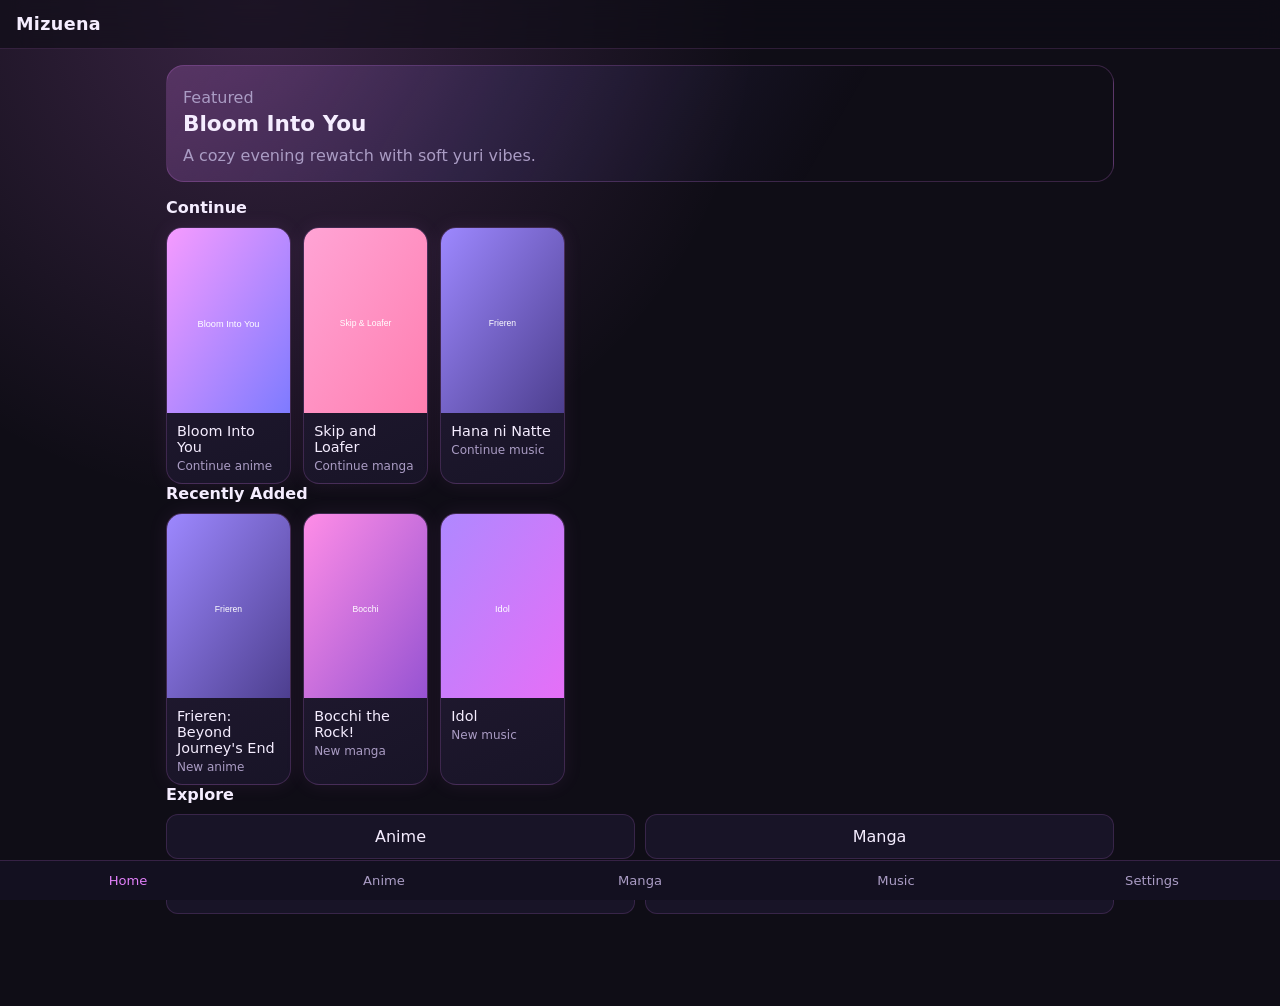
<file: site/index.html>
<!doctype html>
<html lang="en" data-theme="dark">
<head>
  <meta charset="UTF-8" />
  <meta name="viewport" content="width=device-width, initial-scale=1.0" />
  <title>Mizuena • Home</title>
  <link rel="stylesheet" href="css/base.css" />
  <link rel="stylesheet" href="css/components.css" />
  <link rel="stylesheet" href="css/pages.css" />
</head>
<body data-page="home">
  <header class="topbar">
    <h1 class="logo">Mizuena</h1>
  </header>
  <main class="page">
    <section id="featured-banner" aria-label="Featured"></section>
    <section>
      <h2>Continue</h2>
      <div id="continue-grid" class="card-grid"></div>
    </section>
    <section>
      <h2>Recently Added</h2>
      <div id="recent-grid" class="card-grid"></div>
    </section>
    <section>
      <h2>Explore</h2>
      <div id="shortcuts" class="shortcut-grid"></div>
    </section>
  </main>
  <nav class="bottom-nav" aria-label="Main">
    <a href="index.html" class="active">Home</a>
    <a href="anime.html">Anime</a>
    <a href="manga.html">Manga</a>
    <a href="music.html">Music</a>
    <a href="settings.html">Settings</a>
  </nav>
  <script type="module" src="js/main.js"></script>
</body>
</html>
</file>
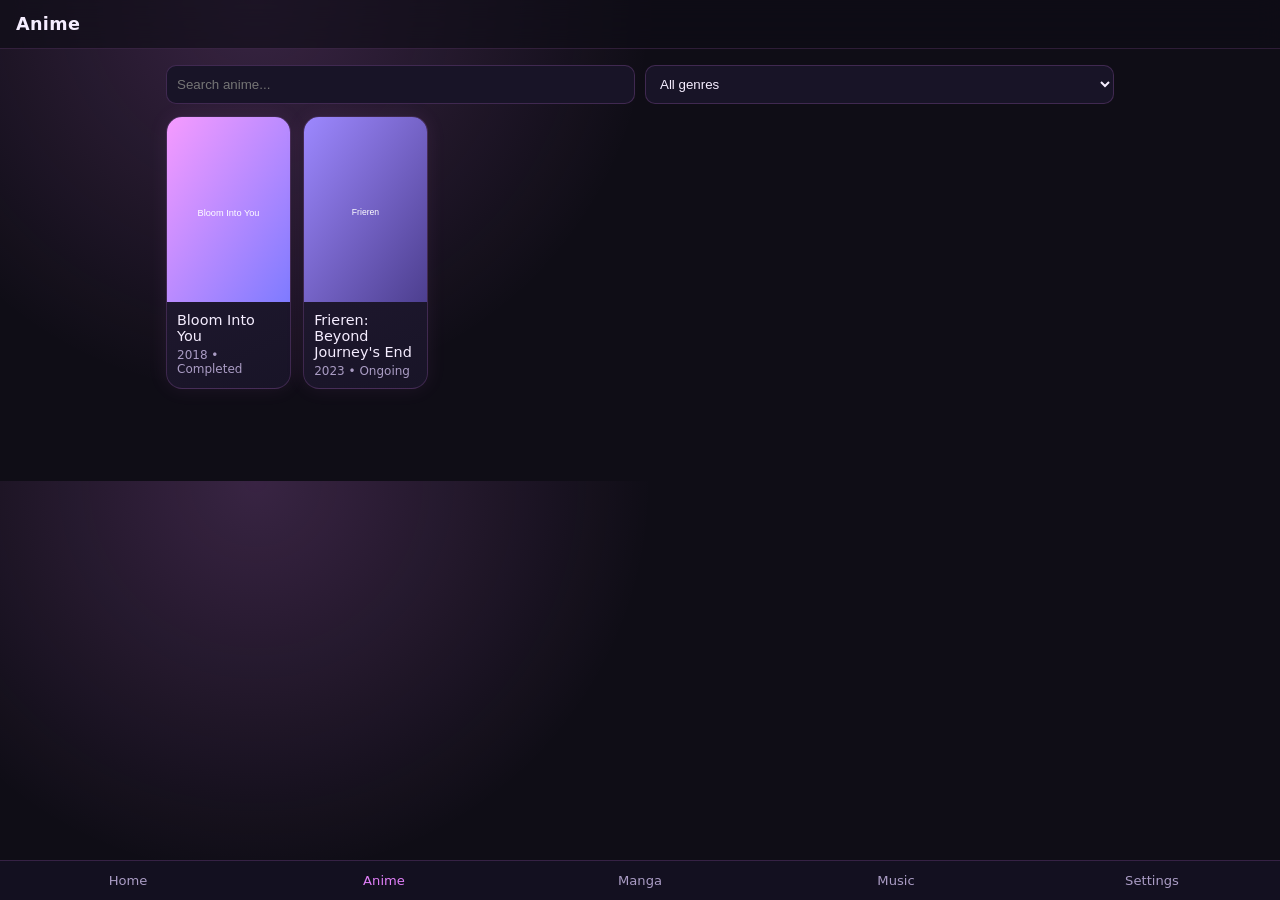
<file: site/anime.html>
<!doctype html>
<html lang="en" data-theme="dark">
<head>
  <meta charset="UTF-8" />
  <meta name="viewport" content="width=device-width, initial-scale=1.0" />
  <title>Mizuena • Anime</title>
  <link rel="stylesheet" href="css/base.css" />
  <link rel="stylesheet" href="css/components.css" />
  <link rel="stylesheet" href="css/pages.css" />
</head>
<body data-page="anime">
  <header class="topbar">
    <h1 class="logo">Anime</h1>
  </header>
  <main class="page">
    <div class="toolbar">
      <input id="anime-search" type="search" placeholder="Search anime..." aria-label="Search anime" />
      <select id="anime-filter" aria-label="Filter by genre">
        <option value="all">All genres</option>
      </select>
    </div>
    <section>
      <div id="anime-grid" class="card-grid"></div>
    </section>
  </main>
  <nav class="bottom-nav" aria-label="Main">
    <a href="index.html">Home</a>
    <a href="anime.html" class="active">Anime</a>
    <a href="manga.html">Manga</a>
    <a href="music.html">Music</a>
    <a href="settings.html">Settings</a>
  </nav>
  <script type="module" src="js/main.js"></script>
</body>
</html>
</file>
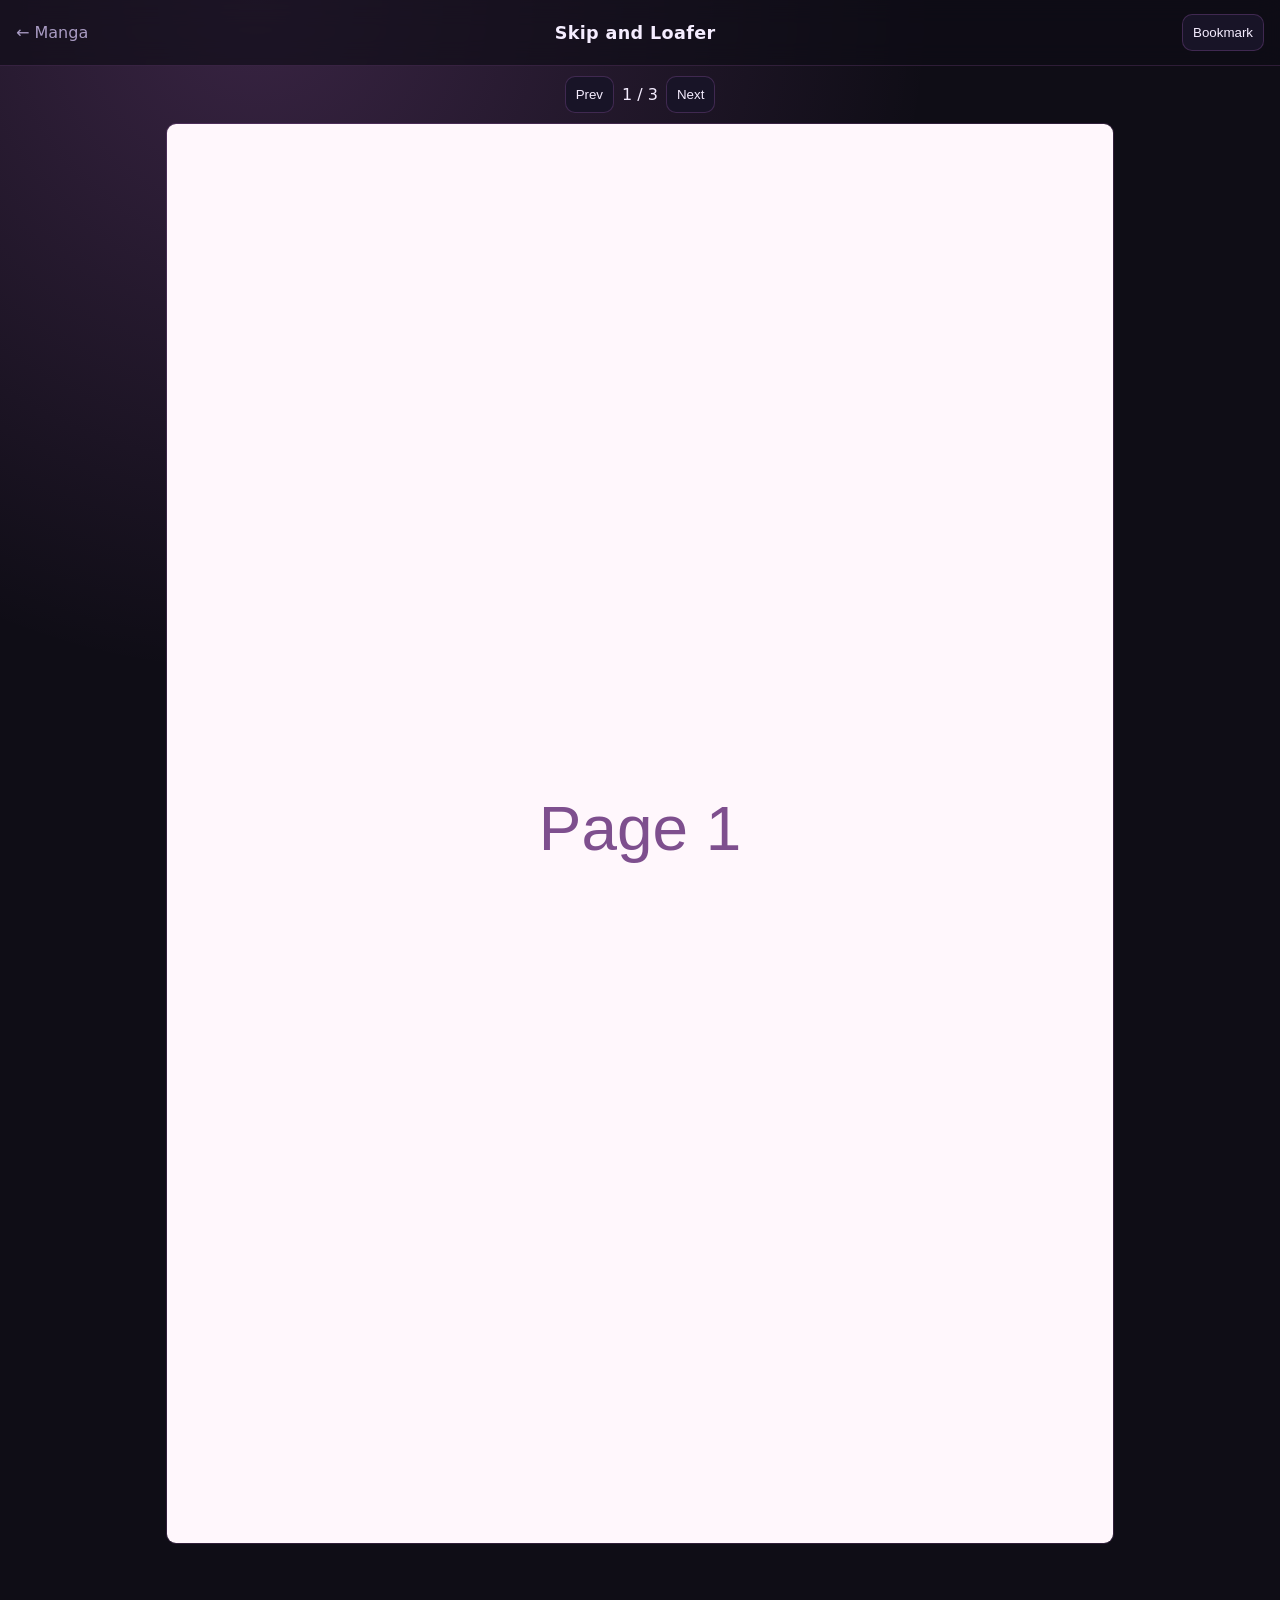
<file: site/manga-reader.html>
<!doctype html>
<html lang="en" data-theme="dark">
<head>
  <meta charset="UTF-8" />
  <meta name="viewport" content="width=device-width, initial-scale=1.0" />
  <title>Mizuena • Reader</title>
  <link rel="stylesheet" href="css/base.css" />
  <link rel="stylesheet" href="css/components.css" />
  <link rel="stylesheet" href="css/pages.css" />
</head>
<body data-page="manga-reader">
  <header class="topbar">
    <a class="back-link" href="manga.html">← Manga</a>
    <h1 class="logo" id="reader-title">Reader</h1>
    <button id="bookmark-btn" class="btn">Bookmark</button>
  </header>
  <main class="page reader-page">
    <div class="reader-controls">
      <button id="prev-page" class="btn">Prev</button>
      <span id="page-counter">0 / 0</span>
      <button id="next-page" class="btn">Next</button>
    </div>
    <section id="reader-content" class="reader-content" aria-label="Manga pages"></section>
  </main>
  <script type="module" src="js/main.js"></script>
</body>
</html>
</file>
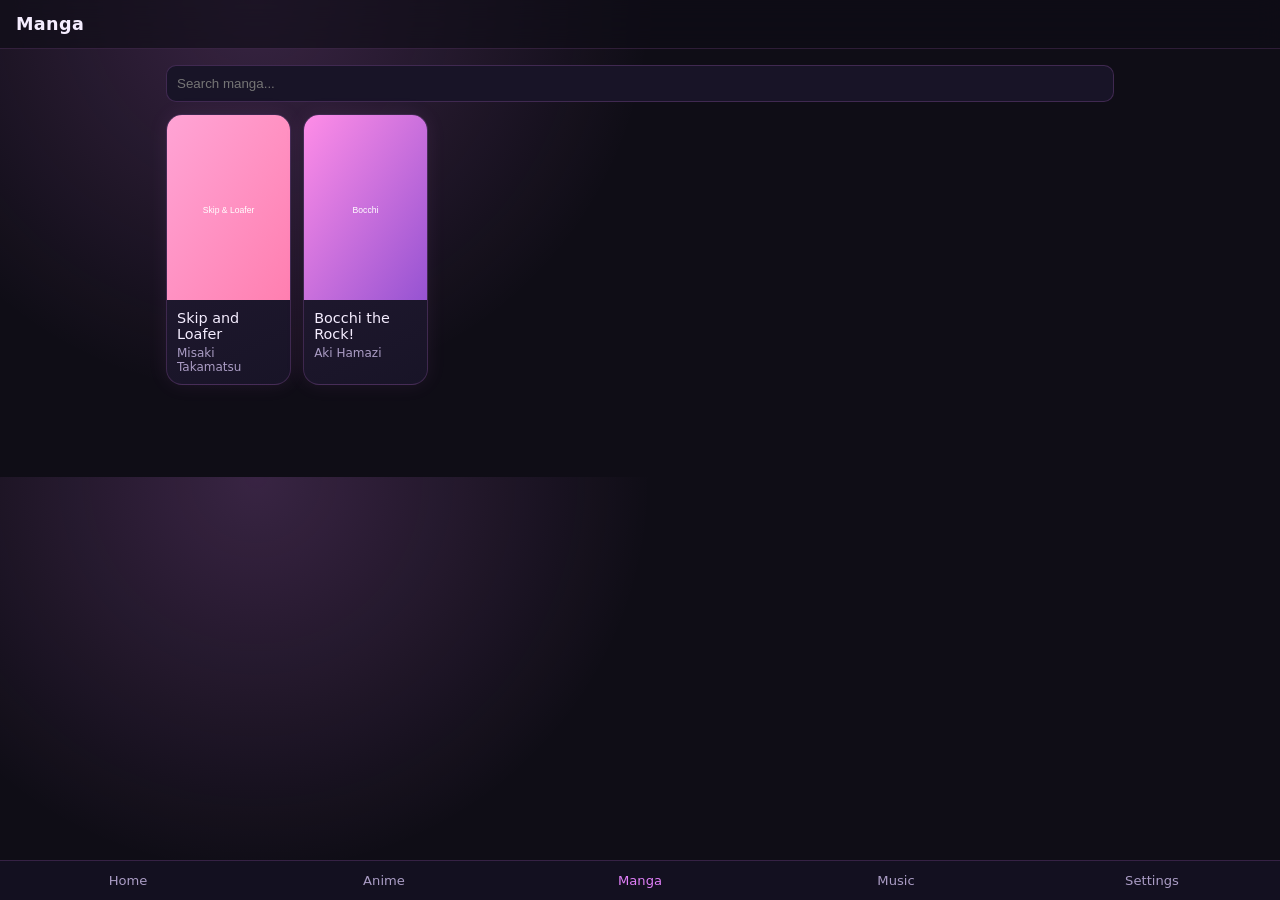
<file: site/manga.html>
<!doctype html>
<html lang="en" data-theme="dark">
<head>
  <meta charset="UTF-8" />
  <meta name="viewport" content="width=device-width, initial-scale=1.0" />
  <title>Mizuena • Manga</title>
  <link rel="stylesheet" href="css/base.css" />
  <link rel="stylesheet" href="css/components.css" />
  <link rel="stylesheet" href="css/pages.css" />
</head>
<body data-page="manga">
  <header class="topbar">
    <h1 class="logo">Manga</h1>
  </header>
  <main class="page">
    <div class="toolbar">
      <input id="manga-search" type="search" placeholder="Search manga..." aria-label="Search manga" />
    </div>
    <section>
      <div id="manga-grid" class="card-grid"></div>
    </section>
  </main>
  <nav class="bottom-nav" aria-label="Main">
    <a href="index.html">Home</a>
    <a href="anime.html">Anime</a>
    <a href="manga.html" class="active">Manga</a>
    <a href="music.html">Music</a>
    <a href="settings.html">Settings</a>
  </nav>
  <script type="module" src="js/main.js"></script>
</body>
</html>
</file>
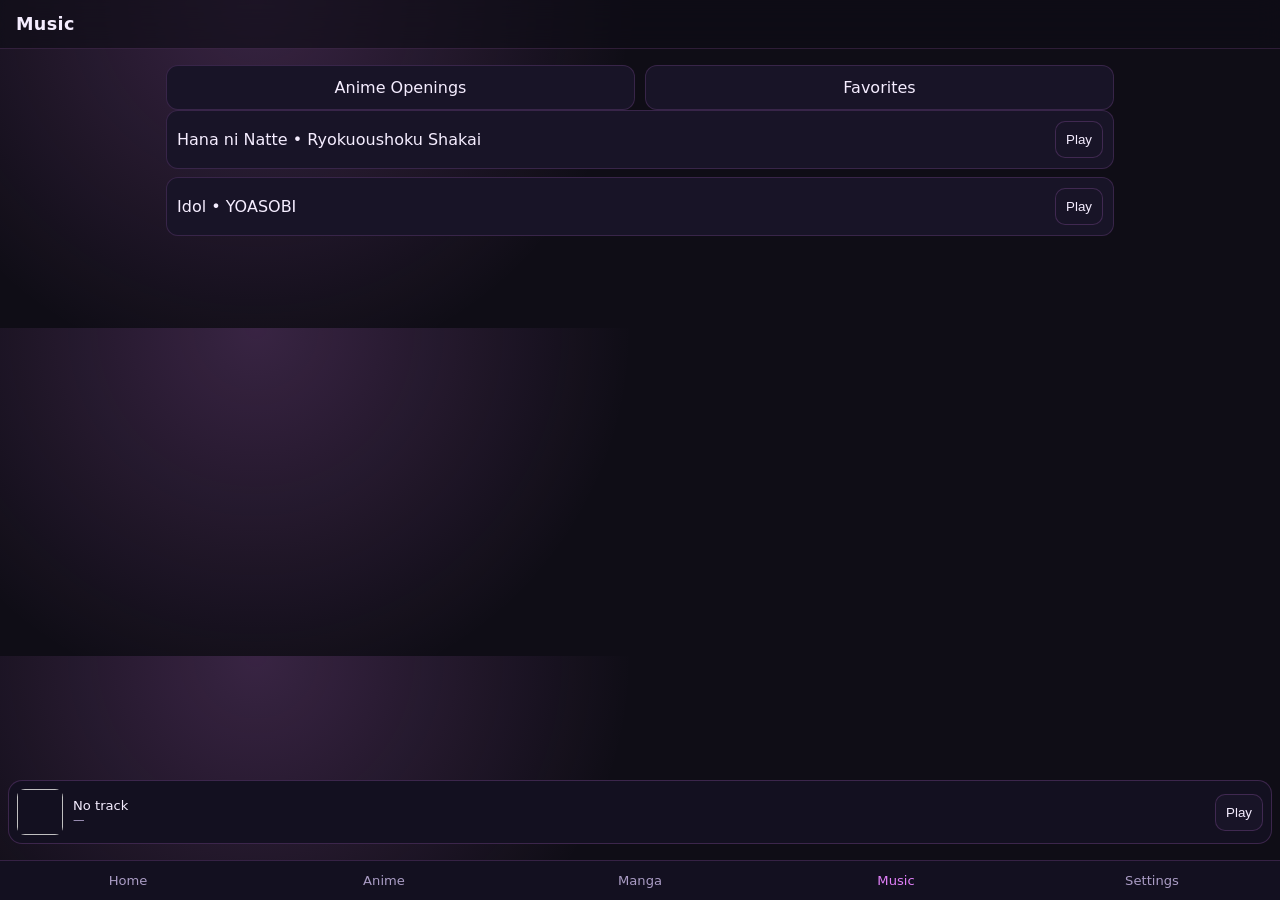
<file: site/music.html>
<!doctype html>
<html lang="en" data-theme="dark">
<head>
  <meta charset="UTF-8" />
  <meta name="viewport" content="width=device-width, initial-scale=1.0" />
  <title>Mizuena • Music</title>
  <link rel="stylesheet" href="css/base.css" />
  <link rel="stylesheet" href="css/components.css" />
  <link rel="stylesheet" href="css/pages.css" />
</head>
<body data-page="music">
  <header class="topbar">
    <h1 class="logo">Music</h1>
  </header>
  <main class="page mini-player-space">
    <div id="playlist-tabs" class="shortcut-grid"></div>
    <section>
      <ul id="track-list" class="list"></ul>
    </section>
  </main>
  <section id="mini-player" class="mini-player" aria-label="Mini player">
    <img id="mini-cover" alt="" loading="lazy" />
    <div>
      <p id="mini-title">No track</p>
      <p id="mini-artist">—</p>
    </div>
    <button id="mini-toggle" class="btn">Play</button>
    <audio id="audio-player" preload="metadata"></audio>
  </section>
  <nav class="bottom-nav" aria-label="Main">
    <a href="index.html">Home</a>
    <a href="anime.html">Anime</a>
    <a href="manga.html">Manga</a>
    <a href="music.html" class="active">Music</a>
    <a href="settings.html">Settings</a>
  </nav>
  <script type="module" src="js/main.js"></script>
</body>
</html>
</file>
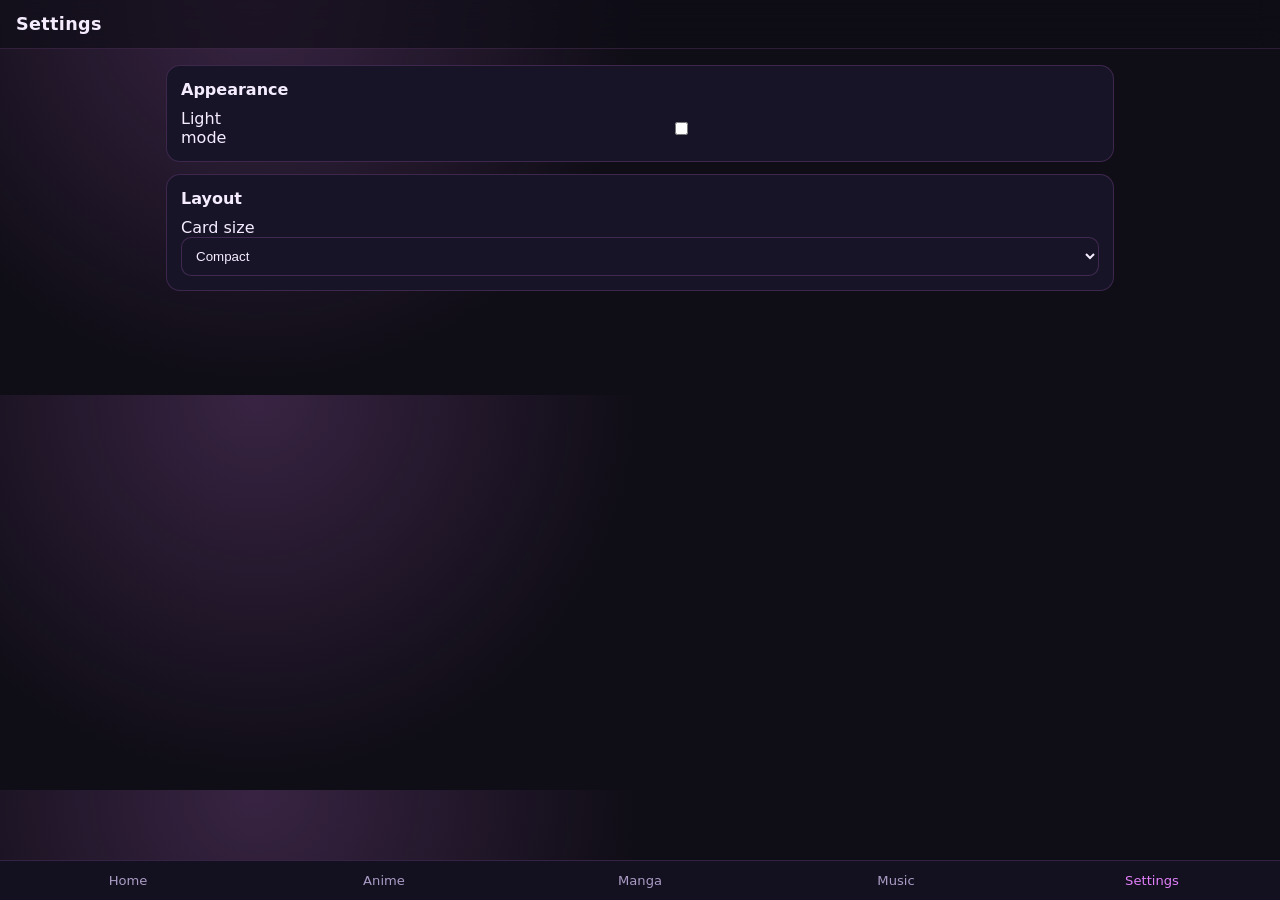
<file: site/settings.html>
<!doctype html>
<html lang="en" data-theme="dark">
<head>
  <meta charset="UTF-8" />
  <meta name="viewport" content="width=device-width, initial-scale=1.0" />
  <title>Mizuena • Settings</title>
  <link rel="stylesheet" href="css/base.css" />
  <link rel="stylesheet" href="css/components.css" />
  <link rel="stylesheet" href="css/pages.css" />
</head>
<body data-page="settings">
  <header class="topbar">
    <h1 class="logo">Settings</h1>
  </header>
  <main class="page">
    <section class="panel">
      <h2>Appearance</h2>
      <label class="toggle-row" for="theme-toggle">
        <span>Light mode</span>
        <input id="theme-toggle" type="checkbox" />
      </label>
    </section>
    <section class="panel">
      <h2>Layout</h2>
      <label for="card-size">Card size</label>
      <select id="card-size">
        <option value="compact">Compact</option>
        <option value="cozy">Cozy</option>
      </select>
    </section>
  </main>
  <nav class="bottom-nav" aria-label="Main">
    <a href="index.html">Home</a>
    <a href="anime.html">Anime</a>
    <a href="manga.html">Manga</a>
    <a href="music.html">Music</a>
    <a href="settings.html" class="active">Settings</a>
  </nav>
  <script type="module" src="js/main.js"></script>
</body>
</html>
</file>
<file: site/css/base.css>
:root {
  --bg: #0f0d16;
  --bg-soft: #181427;
  --text: #f5edff;
  --muted: #aa9cc4;
  --accent: #e07ff7;
  --accent-2: #8b77ff;
  --radius: 16px;
  --card-w: 130px;
}

html[data-theme="light"] {
  --bg: #f8f3ff;
  --bg-soft: #fff;
  --text: #2e2140;
  --muted: #5f4f77;
  --accent: #c45be0;
  --accent-2: #6f5af0;
}

* { box-sizing: border-box; }

body {
  margin: 0;
  font-family: Inter, ui-sans-serif, system-ui, -apple-system, Segoe UI, Roboto, Helvetica, Arial, sans-serif;
  background: radial-gradient(circle at 20% 0%, rgba(224, 127, 247, 0.2), transparent 35%), var(--bg);
  color: var(--text);
}

h1, h2, p { margin: 0; }

h2 { margin-bottom: 10px; font-size: 1rem; }

a { color: inherit; text-decoration: none; }

.page {
  padding: 16px;
  padding-bottom: 92px;
}

.topbar {
  position: sticky;
  top: 0;
  z-index: 40;
  display: flex;
  align-items: center;
  justify-content: space-between;
  padding: 14px 16px;
  backdrop-filter: blur(12px);
  background: color-mix(in oklab, var(--bg), transparent 35%);
  border-bottom: 1px solid color-mix(in oklab, var(--accent), transparent 85%);
}

.logo { font-size: 1.1rem; letter-spacing: 0.02em; }
.back-link { color: var(--muted); }

.bottom-nav {
  position: fixed;
  left: 0;
  right: 0;
  bottom: 0;
  display: grid;
  grid-template-columns: repeat(5, 1fr);
  background: color-mix(in oklab, var(--bg-soft), black 10%);
  border-top: 1px solid color-mix(in oklab, var(--accent), transparent 83%);
}

.bottom-nav a {
  text-align: center;
  padding: 12px 4px;
  color: var(--muted);
  font-size: 0.82rem;
}

.bottom-nav a.active { color: var(--accent); }

@media (min-width: 850px) {
  .page { max-width: 980px; margin: 0 auto; }
}
</file>
<file: site/css/components.css>
.card-grid {
  display: grid;
  grid-template-columns: repeat(auto-fill, minmax(var(--card-w), 1fr));
  gap: 12px;
}

.card {
  background: linear-gradient(155deg, color-mix(in oklab, var(--bg-soft), var(--accent) 8%), var(--bg-soft));
  border: 1px solid color-mix(in oklab, var(--accent), transparent 82%);
  border-radius: var(--radius);
  overflow: hidden;
  transition: transform 0.25s ease, box-shadow 0.25s ease;
  box-shadow: 0 0 20px rgba(224, 127, 247, 0.08);
}

.card:hover,
.card:focus-within {
  transform: translateY(-2px);
  box-shadow: 0 8px 24px rgba(128, 89, 199, 0.35);
}

.card img {
  width: 100%;
  aspect-ratio: 2 / 3;
  object-fit: cover;
  display: block;
}

.card-body { padding: 10px; }
.card-title { font-size: 0.9rem; }
.card-sub { color: var(--muted); font-size: 0.75rem; margin-top: 4px; }

.shortcut-grid {
  display: grid;
  grid-template-columns: repeat(2, minmax(0, 1fr));
  gap: 10px;
}

.shortcut {
  background: var(--bg-soft);
  border: 1px solid color-mix(in oklab, var(--accent), transparent 84%);
  border-radius: 12px;
  padding: 12px;
  text-align: center;
}

.toolbar {
  display: flex;
  gap: 10px;
  margin-bottom: 12px;
}

input, select, .btn {
  background: var(--bg-soft);
  color: var(--text);
  border: 1px solid color-mix(in oklab, var(--accent), transparent 80%);
  border-radius: 10px;
  padding: 10px;
}

input, select { width: 100%; }

.list {
  list-style: none;
  margin: 0;
  padding: 0;
  display: grid;
  gap: 8px;
}

.list-item {
  background: var(--bg-soft);
  border: 1px solid color-mix(in oklab, var(--accent), transparent 84%);
  border-radius: 12px;
  padding: 10px;
  display: flex;
  justify-content: space-between;
  align-items: center;
}

.banner {
  border-radius: 18px;
  padding: 16px;
  margin-bottom: 16px;
  border: 1px solid color-mix(in oklab, var(--accent), transparent 80%);
  background: linear-gradient(120deg, rgba(224, 127, 247, 0.22), rgba(139, 119, 255, 0.12), transparent 70%);
}

.player { width: 100%; border-radius: 14px; background: #000; }

.panel {
  margin-bottom: 12px;
  padding: 14px;
  background: var(--bg-soft);
  border: 1px solid color-mix(in oklab, var(--accent), transparent 82%);
  border-radius: 14px;
}

.toggle-row { display: flex; align-items: center; justify-content: space-between; }

.mini-player {
  position: fixed;
  left: 8px;
  right: 8px;
  bottom: 56px;
  z-index: 50;
  display: grid;
  grid-template-columns: 46px 1fr auto;
  gap: 10px;
  align-items: center;
  padding: 8px;
  border-radius: 14px;
  background: color-mix(in oklab, var(--bg-soft), black 10%);
  border: 1px solid color-mix(in oklab, var(--accent), transparent 80%);
}

.mini-player img { width: 46px; height: 46px; border-radius: 8px; object-fit: cover; }
.mini-player p { margin: 0; }
#mini-title { font-size: 0.82rem; }
#mini-artist { font-size: 0.72rem; color: var(--muted); }
</file>
<file: site/css/pages.css>
#featured-banner .banner h2 { margin-top: 4px; font-size: 1.35rem; }
#featured-banner .banner p { color: var(--muted); margin-top: 6px; }

.series-layout { margin-bottom: 14px; }
.player-actions { display: flex; gap: 8px; align-items: center; margin-top: 8px; }

.reader-page { padding-top: 10px; }
.reader-controls {
  display: flex;
  justify-content: center;
  align-items: center;
  gap: 8px;
  margin-bottom: 10px;
}

.reader-content {
  display: grid;
  gap: 10px;
}

.reader-content img {
  width: 100%;
  height: auto;
  border-radius: 10px;
  border: 1px solid color-mix(in oklab, var(--accent), transparent 84%);
}

html[data-card-size="compact"] { --card-w: 120px; }
html[data-card-size="cozy"] { --card-w: 150px; }
</file>
